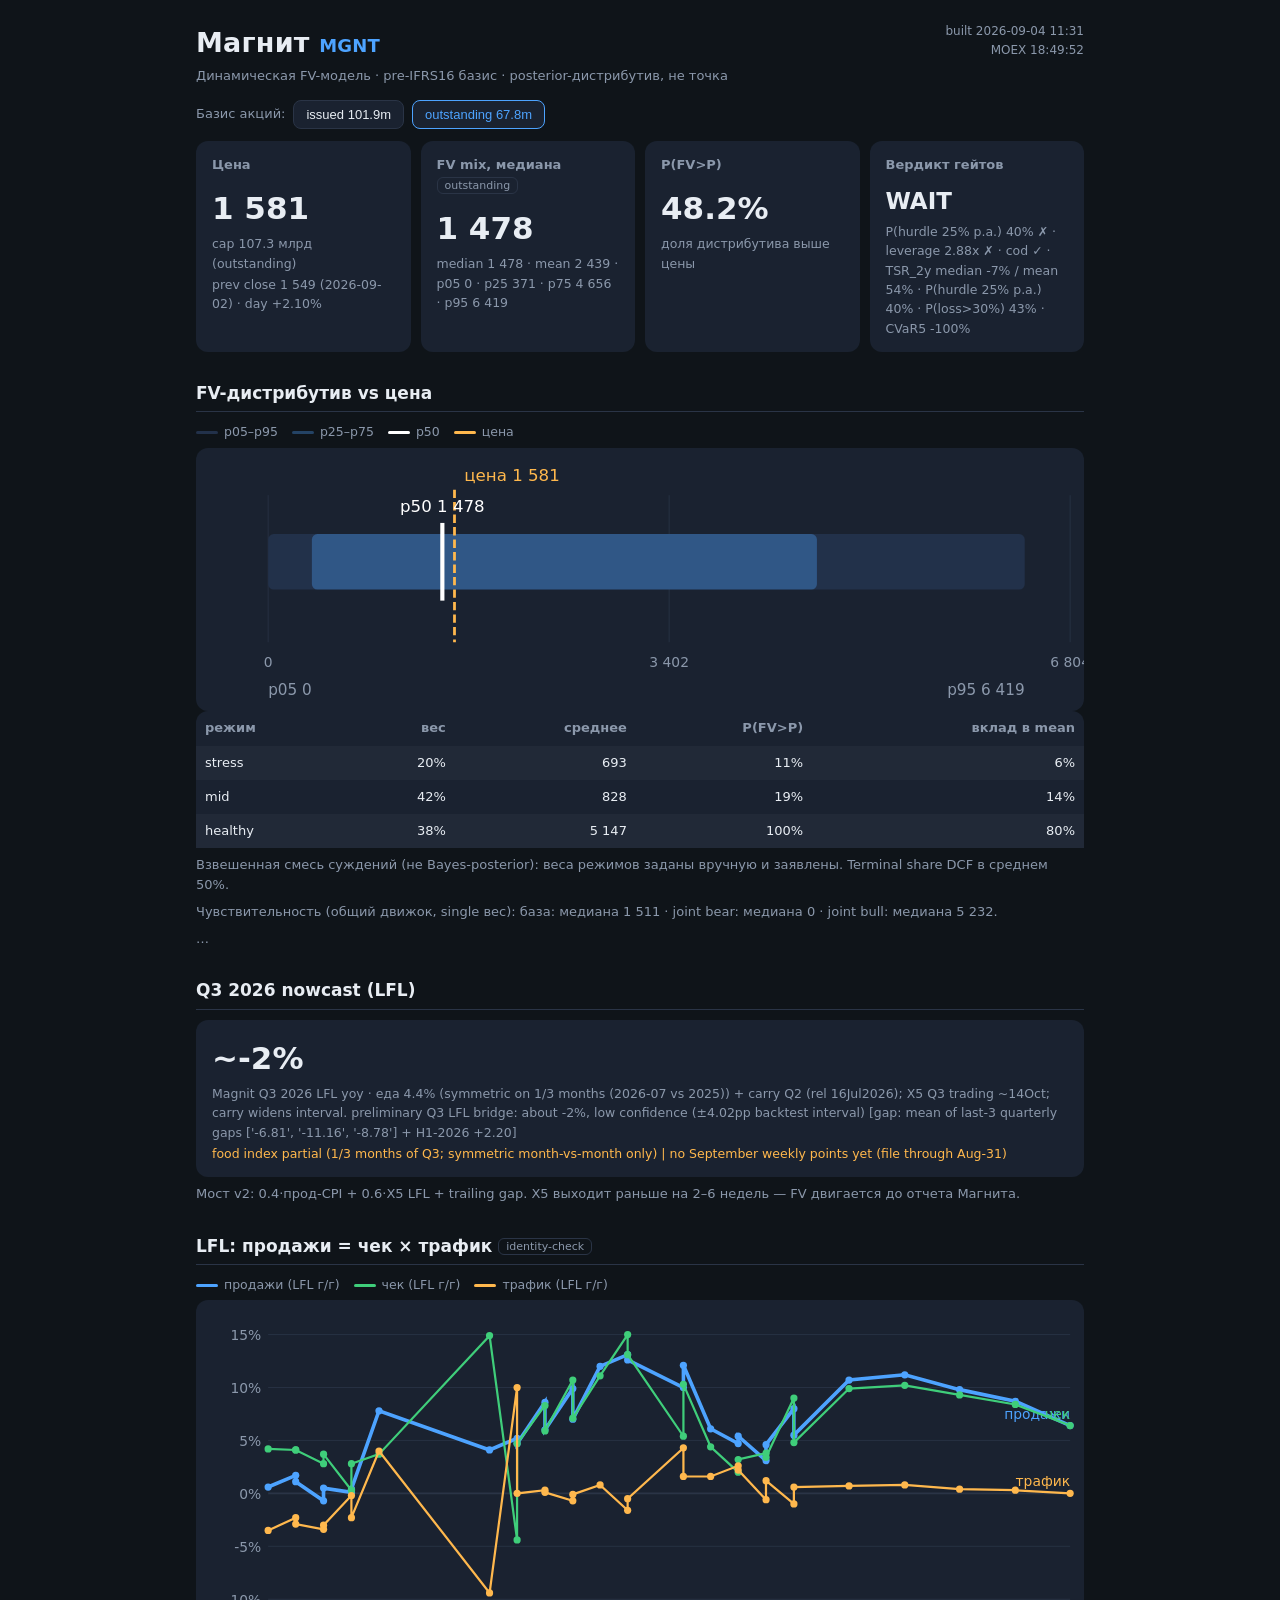
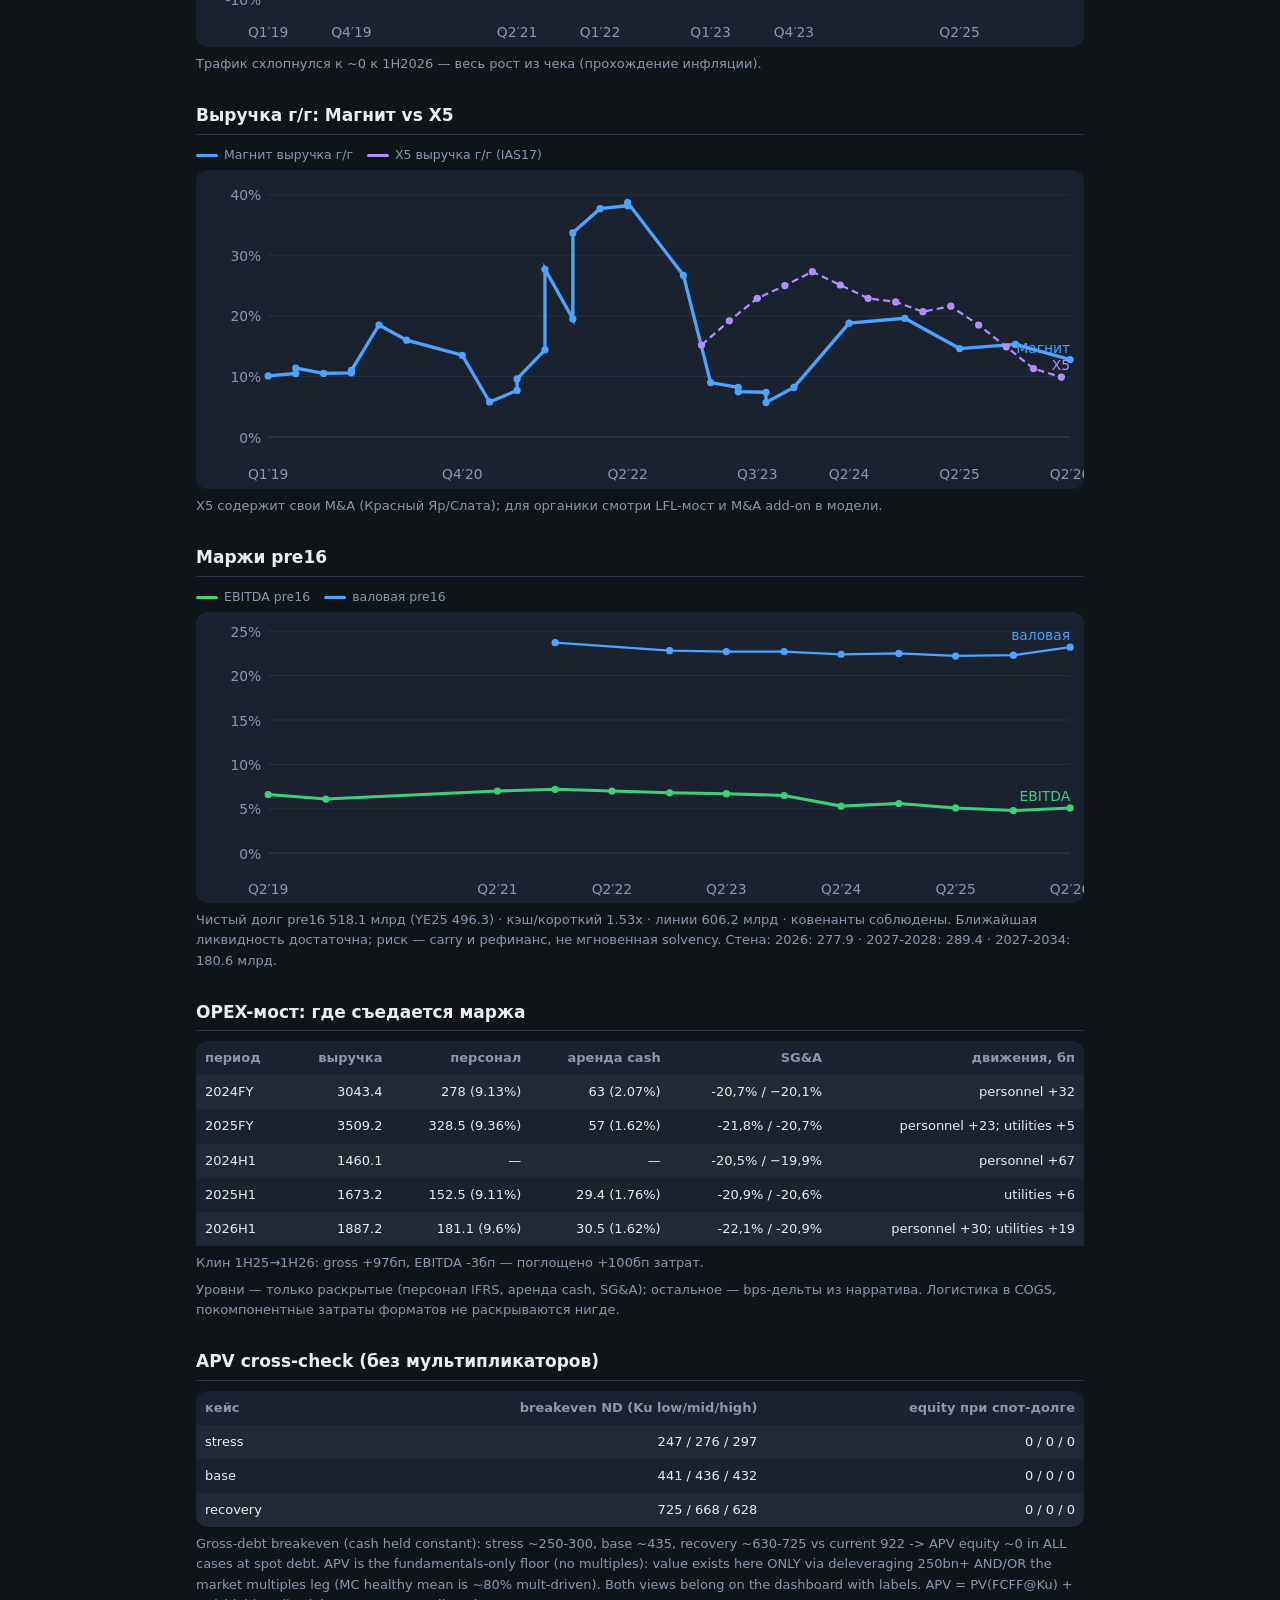
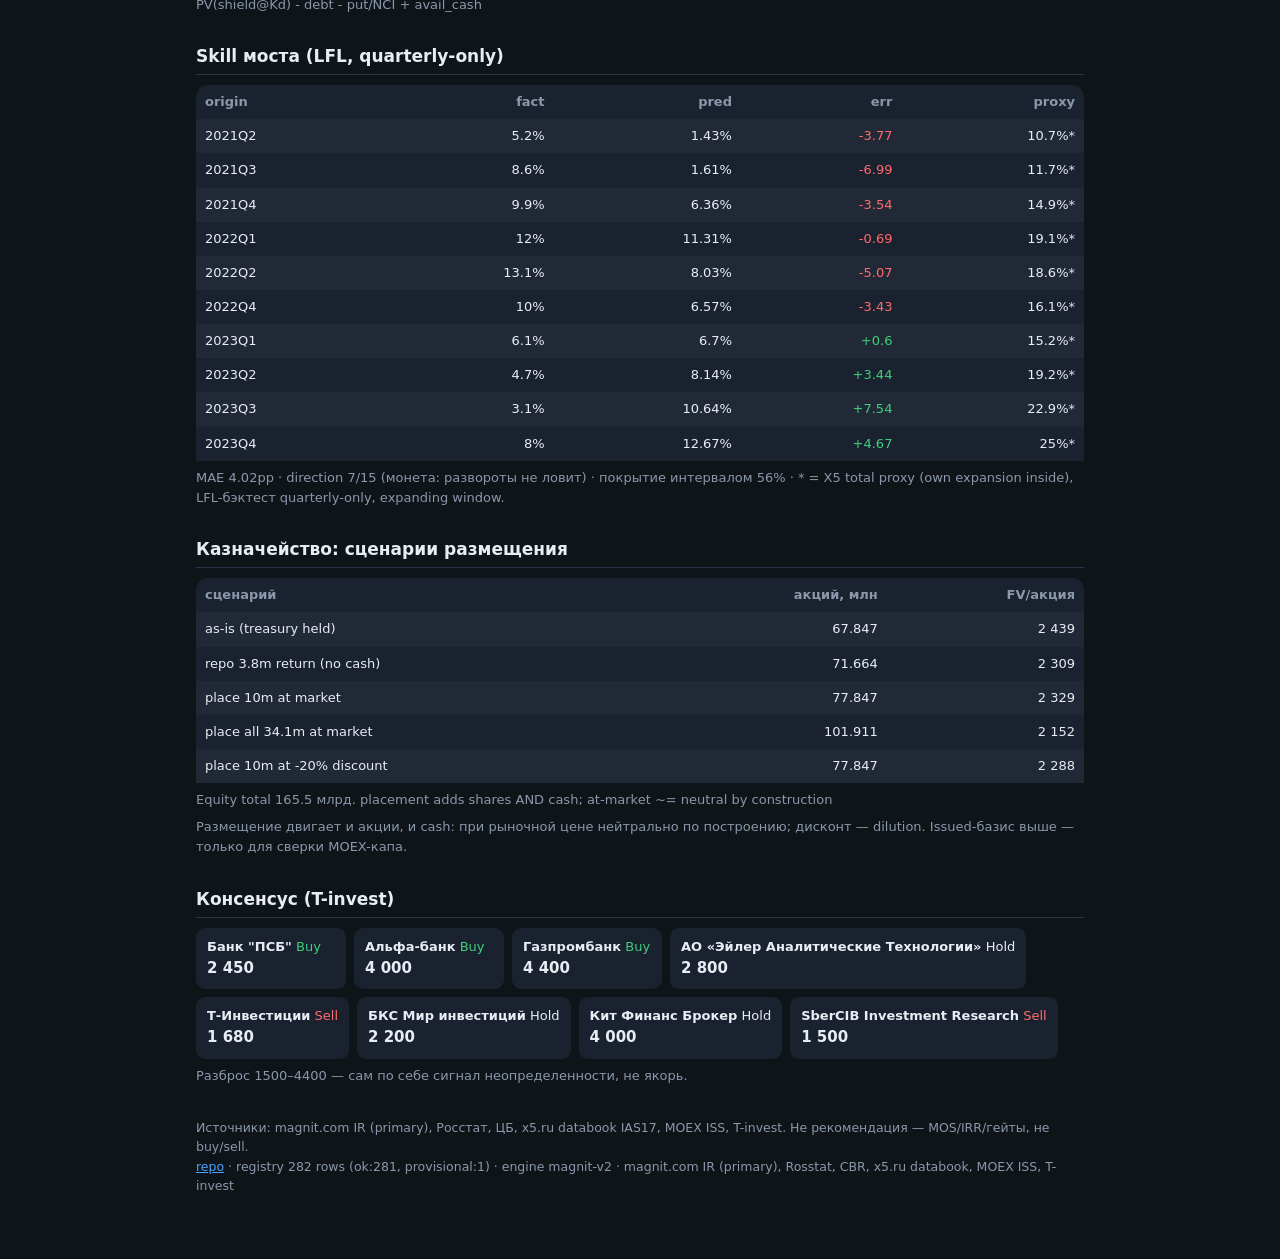
<file: web/index.html>
<!DOCTYPE html>
<html lang="ru">
<head>
<meta charset="UTF-8">
<meta name="viewport" content="width=device-width, initial-scale=1.0">
<meta name="description" content="Магнит (MGNT): динамическая fair-value модель — posterior FV, nowcast, skill, кредит. Не рекомендация.">
<meta name="theme-color" content="#0f1419">
<link rel="icon" href="data:image/svg+xml,%3Csvg xmlns='http://www.w3.org/2000/svg' viewBox='0 0 32 32'%3E%3Crect width='32' height='32' rx='7' fill='%230f1419'/%3E%3Ctext x='16' y='22' font-size='17' text-anchor='middle' fill='%234da3ff' font-family='sans-serif' font-weight='bold'%3EM%3C/text%3E%3C/svg%3E">
<title>Магнит (MGNT) — Fair Value дашборд</title>
<link rel="stylesheet" href="styles.css">
</head>
<body>
<header>
  <div>
    <h1>Магнит <span class="ticker">MGNT</span></h1>
    <p class="sub">Динамическая FV-модель · pre-IFRS16 базис · posterior-дистрибутив, не точка</p>
  </div>
  <div class="meta"><span id="built">…</span><br><span id="mkt-update">…</span></div>
</header>

<div class="basis-row">
  <span>Базис акций:</span>
  <button id="b-iss">issued 101.9m</button>
  <button id="b-out" class="on">outstanding 67.8m</button>
</div>

<section class="cards">
  <div class="card big"><h2>Цена</h2><div class="num" id="price">—</div><div class="cap" id="cap">—</div><div class="cap" id="daychg">—</div></div>
  <div class="card big"><h2>FV mix, медиана <span id="fv-basis" class="tag">outstanding</span></h2><div class="num" id="fv-mean">—</div><div class="cap" id="fv-band">—</div></div>
  <div class="card"><h2>P(FV&gt;P)</h2><div class="num" id="pfv">—</div><div class="cap">доля дистрибутива выше цены</div></div>
  <div class="card"><h2>Вердикт гейтов</h2><div class="num small" id="verdict">—</div><div class="cap" id="gates">—</div></div>
</section>

<section><h2>FV-дистрибутив vs цена</h2><div class="legend" id="fv-legend"></div><svg id="fvchart" viewBox="0 0 640 190" role="img" aria-label="FV distribution chart"></svg>
<div class="tbl-wrap"><div id="regimes"></div></div>
<p class="note" id="robust">…</p>
<p class="note" id="tsr">…</p></section>

<section><h2>Q3 2026 nowcast (LFL)</h2><div class="card"><div class="num" id="nc">—</div><div class="cap" id="nc-detail">—</div><div class="cap warn" id="nc-warn">—</div></div>
<p class="note">Мост v2: 0.4·прод-CPI + 0.6·X5 LFL + trailing gap. X5 выходит раньше на 2–6 недель — FV двигается до отчета Магнита.</p></section>

<section><h2>LFL: продажи = чек × трафик <span class="tag">identity-check</span></h2><div class="legend" id="lfl-legend"></div><svg id="lflchart" viewBox="0 0 640 250" role="img" aria-label="LFL split chart"></svg>
<p class="note">Трафик схлопнулся к ~0 к 1H2026 — весь рост из чека (прохождение инфляции).</p></section>

<section><h2>Выручка г/г: Магнит vs X5</h2><div class="legend" id="rev-legend"></div><svg id="revchart" viewBox="0 0 640 230" role="img" aria-label="Revenue growth chart"></svg>
<p class="note">X5 содержит свои M&A (Красный Яр/Слата); для органики смотри LFL-мост и M&A add-on в модели.</p></section>

<section><h2>Маржи pre16</h2><div class="legend" id="mgn-legend"></div><svg id="mgnchart" viewBox="0 0 640 210" role="img" aria-label="Margins chart"></svg>
<p class="note" id="credit">…</p></section>

<section><h2>OPEX-мост: где съедается маржа</h2><div class="tbl-wrap"><div id="opex"></div></div>
<p class="note">Уровни — только раскрытые (персонал IFRS, аренда cash, SG&A); остальное — bps-дельты из нарратива. Логистика в COGS, покомпонентные затраты форматов не раскрываются нигде.</p></section>

<section><h2>APV cross-check (без мультипликаторов)</h2><div class="tbl-wrap"><div id="apv"></div></div>
<p class="note" id="apv-note">…</p></section>

<section><h2>Skill моста (LFL, quarterly-only)</h2><div class="tbl-wrap"><div id="skill"></div></div></section>

<section><h2>Казначейство: сценарии размещения</h2><div class="tbl-wrap"><div id="dilution"></div></div>
<p class="note">Размещение двигает и акции, и cash: при рыночной цене нейтрально по построению; дисконт — dilution. Issued-базис выше — только для сверки MOEX-капа.</p></section>

<section><h2>Консенсус (T-invest)</h2><div id="consensus"></div>
<p class="note">Разброс 1500–4400 — сам по себе сигнал неопределенности, не якорь.</p></section>

<footer>
<p>Источники: magnit.com IR (primary), Росстат, ЦБ, x5.ru databook IAS17, MOEX ISS, T-invest. Не рекомендация — MOS/IRR/гейты, не buy/sell.</p>
<p><a href="https://github.com/ML371KL/temp-zero-inode-850ms">repo</a> · <span id="fresh">…</span></p>
</footer>
<script src="app.js"></script>
</body>
</html>
</file>
<file: web/styles.css>
:root { --bg: #0f1419; --card: #1a2230; --txt: #e8edf3; --mut: #8b98ab; --acc: #4da3ff; --up: #3fce7a; --dn: #ff6b6b; --warn: #ffb84d; --line: #2a3446; }
* { box-sizing: border-box; margin: 0; }
body { background: var(--bg); color: var(--txt); font: 15px/1.55 system-ui, -apple-system, "Segoe UI", sans-serif; max-width: 920px; margin: 0 auto; padding: 22px 16px 64px; }
header { display: flex; justify-content: space-between; align-items: flex-start; gap: 12px; margin-bottom: 14px; }
h1 { font-size: 27px; letter-spacing: .2px; } .ticker { color: var(--acc); font-size: 18px; font-weight: 600; }
.sub { color: var(--mut); font-size: 13px; margin-top: 2px; } .meta { text-align: right; color: var(--mut); font-size: 12px; white-space: nowrap; }
.basis-row { display: flex; align-items: center; gap: 8px; color: var(--mut); font-size: 13px; margin-bottom: 12px; }
.basis-row button { background: var(--card); color: var(--txt); border: 1px solid var(--line); border-radius: 8px; padding: 6px 12px; font-size: 13px; cursor: pointer; }
.basis-row button.on { border-color: var(--acc); color: var(--acc); }
h2 { font-size: 17px; margin: 28px 0 10px; border-bottom: 1px solid var(--line); padding-bottom: 5px; }
.tag { font-size: 11px; color: var(--mut); border: 1px solid var(--line); border-radius: 6px; padding: 1px 7px; font-weight: 400; vertical-align: middle; }
.cards { display: grid; grid-template-columns: repeat(auto-fit, minmax(190px, 1fr)); gap: 10px; }
.card { background: var(--card); border-radius: 12px; padding: 14px 16px; }
.card h2 { border: 0; margin: 0 0 4px; font-size: 13px; color: var(--mut); font-weight: 600; }
.num { font-size: 31px; font-weight: 700; font-variant-numeric: tabular-nums; } .num.small { font-size: 23px; }
.cap { color: var(--mut); font-size: 12.5px; margin-top: 2px; } .warn { color: var(--warn); }
.legend { display: flex; flex-wrap: wrap; gap: 6px 14px; font-size: 12.5px; color: var(--mut); margin-bottom: 6px; }
.legend i { display: inline-block; width: 22px; height: 3px; border-radius: 2px; margin-right: 6px; vertical-align: middle; }
svg { width: 100%; height: auto; background: var(--card); border-radius: 12px; display: block; }
svg text { font-family: inherit; }
.note { color: var(--mut); font-size: 13px; margin-top: 7px; }
.tbl-wrap { overflow-x: auto; border-radius: 12px; }
table { width: 100%; border-collapse: collapse; font-size: 13px; background: var(--card); font-variant-numeric: tabular-nums; }
th, td { padding: 7px 9px; text-align: right; white-space: nowrap; } th:first-child, td:first-child { text-align: left; }
th { color: var(--mut); font-weight: 600; position: sticky; top: 0; }
tbody tr:nth-child(even) td { background: #ffffff08; }
.pos { color: var(--up); } .neg { color: var(--dn); }
.cons { display: flex; flex-wrap: wrap; gap: 8px; }
.cons div { background: var(--card); border-radius: 9px; padding: 9px 11px; font-size: 13px; min-width: 150px; }
.cons .t { font-weight: 700; font-size: 15px; }
footer { color: var(--mut); font-size: 12.5px; margin-top: 32px; }
footer a { color: var(--acc); }
@media (max-width: 560px) { .num { font-size: 25px; } body { padding: 14px 10px 48px; } .meta { display: none; } }
</file>
